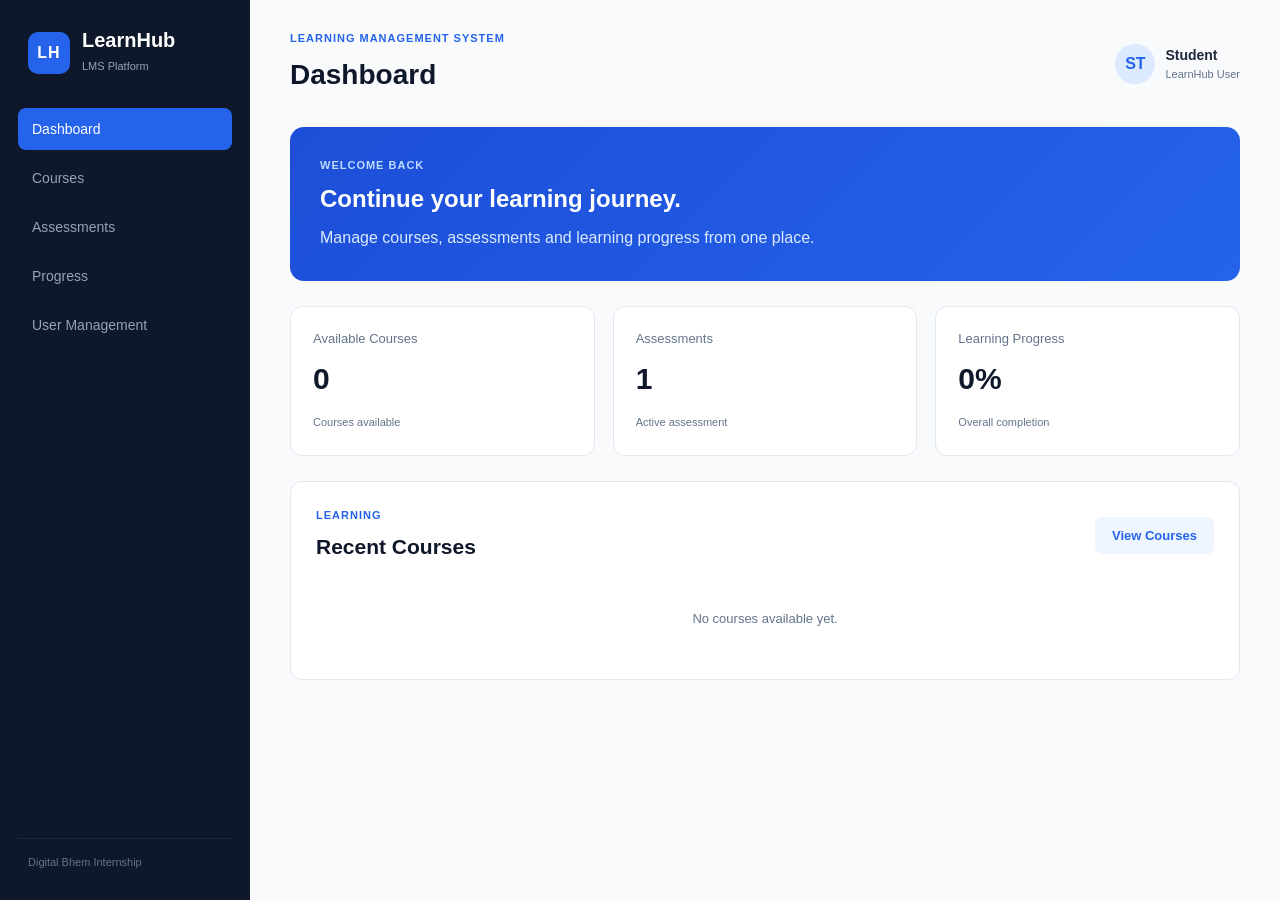
<file: Task 3 - LearnHub/index.html>
<!DOCTYPE html>
<html lang="en">
<head>
    <meta charset="UTF-8">
    <meta name="viewport" content="width=device-width, initial-scale=1.0">

    <title>LearnHub | Learning Management System</title>

    <link rel="stylesheet" href="style.css">
</head>

<body>

    <!-- Sidebar -->
    <aside class="sidebar">
        <div class="brand">
            <div class="brand-icon">LH</div>
            <div>
                <h2>LearnHub</h2>
                <span>LMS Platform</span>
            </div>
        </div>

        <nav>
            <button class="nav-item active" onclick="showSection('dashboard')">
                Dashboard
            </button>

            <button class="nav-item" onclick="showSection('courses')">
                Courses
            </button>

            <button class="nav-item" onclick="showSection('assessment')">
                Assessments
            </button>

            <button class="nav-item" onclick="showSection('progress')">
                Progress
            </button>

            <button class="nav-item" onclick="showSection('users')">
                User Management
            </button>
        </nav>

        <div class="sidebar-footer">
            <span>Digital Bhem Internship</span>
        </div>
    </aside>


    <!-- Main Content -->
    <main class="main-content">

        <!-- Top Bar -->
        <header class="topbar">
            <div>
                <p class="eyebrow">Learning Management System</p>
                <h1 id="pageTitle">Dashboard</h1>
            </div>

            <div class="profile">
                <div class="avatar">ST</div>
                <div>
                    <strong>Student</strong>
                    <span>LearnHub User</span>
                </div>
            </div>
        </header>


        <!-- Dashboard -->
        <section id="dashboard" class="page-section active-section">

            <div class="welcome">
                <div>
                    <p class="eyebrow">Welcome back</p>
                    <h2>Continue your learning journey.</h2>
                    <p>
                        Manage courses, assessments and learning progress
                        from one place.
                    </p>
                </div>
            </div>


            <!-- Statistics -->
            <div class="stats-grid">

                <div class="stat-card">
                    <span>Available Courses</span>
                    <strong id="courseCount">0</strong>
                    <small>Courses available</small>
                </div>

                <div class="stat-card">
                    <span>Assessments</span>
                    <strong>1</strong>
                    <small>Active assessment</small>
                </div>

                <div class="stat-card">
                    <span>Learning Progress</span>
                    <strong id="dashboardProgress">0%</strong>
                    <small>Overall completion</small>
                </div>

            </div>


            <!-- Recent Courses -->
            <div class="content-card">

                <div class="section-heading">
                    <div>
                        <p class="eyebrow">Learning</p>
                        <h2>Recent Courses</h2>
                    </div>

                    <button class="secondary-button"
                            onclick="showSection('courses')">
                        View Courses
                    </button>
                </div>

                <div id="dashboardCourses" class="course-list">
                    <p class="empty-state">
                        No courses available yet.
                    </p>
                </div>

            </div>

        </section>


        <!-- Courses -->
        <section id="courses" class="page-section">

            <div class="section-heading">
                <div>
                    <p class="eyebrow">Course Management</p>
                    <h2>Courses</h2>
                    <p>Create and manage learning courses.</p>
                </div>
            </div>


            <!-- Create Course -->
            <div class="content-card">

                <h3>Create a Course</h3>

                <div class="form-grid">

                    <div class="form-group">
                        <label for="courseName">Course Name</label>
                        <input
                            type="text"
                            id="courseName"
                            placeholder="e.g. Web Development"
                        >
                    </div>

                    <div class="form-group">
                        <label for="courseInstructor">Instructor</label>
                        <input
                            type="text"
                            id="courseInstructor"
                            placeholder="Instructor name"
                        >
                    </div>

                </div>

                <div class="form-group">
                    <label for="courseDescription">Description</label>
                    <textarea
                        id="courseDescription"
                        placeholder="Enter a short course description"
                    ></textarea>
                </div>

                <button class="primary-button" onclick="addCourse()">
                    Create Course
                </button>

            </div>


            <!-- Course List -->
            <div class="content-card">

                <div class="section-heading">
                    <div>
                        <p class="eyebrow">Course Library</p>
                        <h2>Available Courses</h2>
                    </div>
                </div>

                <div id="courseList" class="course-grid">

                    <p class="empty-state">
                        No courses available yet.
                    </p>

                </div>

            </div>

        </section>


        <!-- Assessment -->
        <section id="assessment" class="page-section">

            <div class="section-heading">
                <div>
                    <p class="eyebrow">Knowledge Check</p>
                    <h2>Assessment</h2>
                    <p>Test your knowledge and receive an instant score.</p>
                </div>
            </div>


            <div class="content-card quiz-card">

                <div class="quiz-header">
                    <span class="quiz-label">JavaScript Fundamentals</span>
                    <span id="quizStatus">Question 1 of 3</span>
                </div>


                <div class="question-block">

                    <h3 id="questionText">
                        What does HTML primarily define?
                    </h3>

                    <div id="quizOptions" class="quiz-options">

                        <button
                            class="quiz-option"
                            onclick="selectAnswer(0)">
                            The structure of a web page
                        </button>

                        <button
                            class="quiz-option"
                            onclick="selectAnswer(1)">
                            The database of a website
                        </button>

                        <button
                            class="quiz-option"
                            onclick="selectAnswer(2)">
                            The server hardware
                        </button>

                        <button
                            class="quiz-option"
                            onclick="selectAnswer(3)">
                            The internet connection
                        </button>

                    </div>

                </div>


                <div class="quiz-actions">

                    <button
                        class="primary-button"
                        onclick="nextQuestion()">
                        Next Question
                    </button>

                </div>

                <div id="quizResult" class="quiz-result"></div>

            </div>

        </section>


        <!-- Progress -->
        <section id="progress" class="page-section">

            <div class="section-heading">
                <div>
                    <p class="eyebrow">Performance</p>
                    <h2>Learning Progress</h2>
                    <p>Track your course completion and assessment results.</p>
                </div>
            </div>


            <div class="content-card">

                <div class="progress-header">
                    <div>
                        <h3>Overall Learning Progress</h3>
                        <p>Complete lessons to increase your progress.</p>
                    </div>

                    <strong id="progressValue">0%</strong>
                </div>

                <div class="progress-track">
                    <div
                        id="progressBar"
                        class="progress-fill"
                        style="width: 0%;">
                    </div>
                </div>

                <button
                    class="primary-button"
                    onclick="increaseProgress()">
                    Complete Lesson
                </button>

            </div>


            <div class="content-card">

                <div class="section-heading">
                    <div>
                        <p class="eyebrow">Assessment</p>
                        <h2>Latest Result</h2>
                    </div>
                </div>

                <div class="result-summary">

                    <div>
                        <span>Quiz Score</span>
                        <strong id="latestScore">Not attempted</strong>
                    </div>

                    <div>
                        <span>Status</span>
                        <strong id="resultStatus">Pending</strong>
                    </div>

                </div>

            </div>

        </section>


        <!-- User Management -->
        <section id="users" class="page-section">

            <div class="section-heading">
                <div>
                    <p class="eyebrow">Administration</p>
                    <h2>User Management</h2>
                    <p>Register users and assign their learning role.</p>
                </div>
            </div>


            <div class="content-card">

                <h3>Register User</h3>

                <div class="form-grid">

                    <div class="form-group">
                        <label for="userName">Full Name</label>
                        <input
                            type="text"
                            id="userName"
                            placeholder="Enter full name"
                        >
                    </div>

                    <div class="form-group">
                        <label for="userEmail">Email Address</label>
                        <input
                            type="email"
                            id="userEmail"
                            placeholder="name@example.com"
                        >
                    </div>

                </div>


                <div class="form-group">

                    <label for="userRole">Role</label>

                    <select id="userRole">

                        <option value="Student">
                            Student
                        </option>

                        <option value="Instructor">
                            Instructor
                        </option>

                        <option value="Admin">
                            Administrator
                        </option>

                    </select>

                </div>


                <button
                    class="primary-button"
                    onclick="registerUser()">
                    Register User
                </button>

                <p id="userMessage" class="form-message"></p>

            </div>


            <div class="content-card">

                <div class="section-heading">
                    <div>
                        <p class="eyebrow">Registered Users</p>
                        <h2>User Directory</h2>
                    </div>
                </div>

                <div id="userList" class="user-list">

                    <p class="empty-state">
                        No users registered yet.
                    </p>

                </div>

            </div>

        </section>

    </main>


    <script src="script.js"></script>

</body>
</html>
</file>
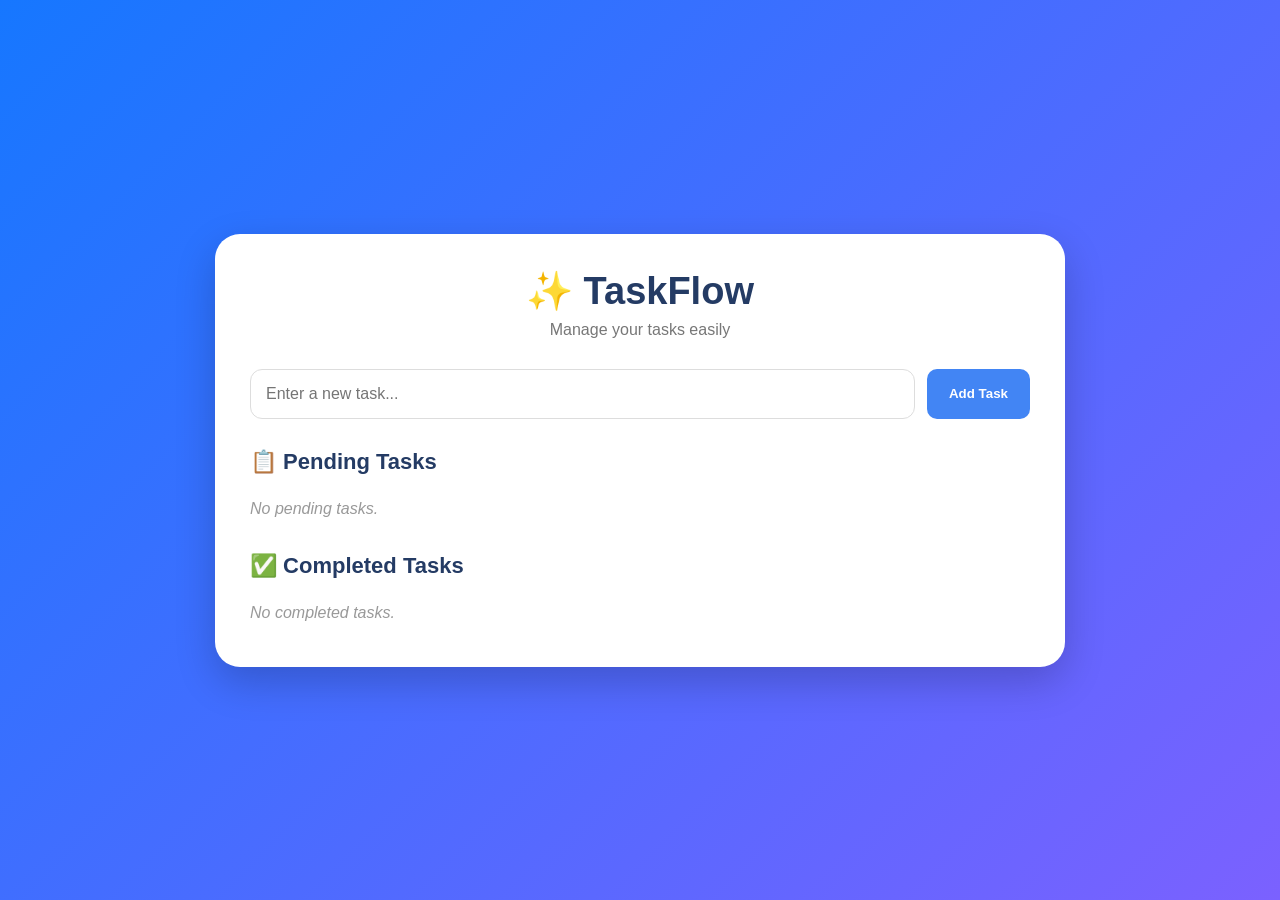
<file: Task 4 - TaskFlow/index.html>
<!DOCTYPE html>
<html lang="en">
<head>
    <meta charset="UTF-8">
    <meta name="viewport" content="width=device-width, initial-scale=1.0">
    <title>TaskFlow - To-Do App</title>
    <link rel="stylesheet" href="style.css">
</head>

<body>

    <div class="container">

        <h1>✨ TaskFlow</h1>
        <p class="subtitle">Manage your tasks easily</p>

        <div class="task-input">
            <input type="text" id="taskInput" placeholder="Enter a new task...">
            <button id="addTaskBtn">Add Task</button>
        </div>

        <section>
            <h2>📋 Pending Tasks</h2>
            <div id="pendingTasks"></div>
        </section>

        <section>
            <h2>✅ Completed Tasks</h2>
            <div id="completedTasks"></div>
        </section>

    </div>

    <script src="script.js"></script>

</body>
</html>
</file>
<file: Task 3 - LearnHub/style.css>
/* =========================================
   LearnHub - Professional LMS Design
   ========================================= */

* {
    margin: 0;
    padding: 0;
    box-sizing: border-box;
}

:root {
    --primary: #2563eb;
    --primary-dark: #1d4ed8;
    --navy: #0f172a;
    --text: #1e293b;
    --muted: #64748b;
    --border: #e2e8f0;
    --background: #f8fafc;
    --white: #ffffff;
    --success: #16a34a;
    --danger: #dc2626;
}

body {
    font-family: "Segoe UI", Arial, sans-serif;
    background: var(--background);
    color: var(--text);
    line-height: 1.6;
}


/* =========================================
   SIDEBAR
   ========================================= */

.sidebar {
    position: fixed;
    left: 0;
    top: 0;
    width: 250px;
    height: 100vh;
    background: var(--navy);
    color: white;
    padding: 28px 18px;
    display: flex;
    flex-direction: column;
    z-index: 10;
}

.brand {
    display: flex;
    align-items: center;
    gap: 12px;
    padding: 0 10px 30px;
}

.brand-icon {
    width: 42px;
    height: 42px;
    background: var(--primary);
    border-radius: 10px;
    display: flex;
    align-items: center;
    justify-content: center;
    font-weight: 700;
    letter-spacing: 1px;
}

.brand h2 {
    font-size: 20px;
    line-height: 1.2;
}

.brand span {
    font-size: 11px;
    color: #94a3b8;
}

.sidebar nav {
    display: flex;
    flex-direction: column;
    gap: 7px;
}

.nav-item {
    border: none;
    background: transparent;
    color: #94a3b8;
    text-align: left;
    padding: 13px 14px;
    border-radius: 8px;
    cursor: pointer;
    font-size: 14px;
    transition: 0.2s ease;
}

.nav-item:hover {
    background: #1e293b;
    color: white;
}

.nav-item.active {
    background: var(--primary);
    color: white;
}

.sidebar-footer {
    margin-top: auto;
    padding: 15px 10px 0;
    border-top: 1px solid #1e293b;
    color: #64748b;
    font-size: 11px;
}


/* =========================================
   MAIN CONTENT
   ========================================= */

.main-content {
    margin-left: 250px;
    padding: 30px 40px;
    min-height: 100vh;
}

.topbar {
    display: flex;
    align-items: center;
    justify-content: space-between;
    margin-bottom: 30px;
}

.eyebrow {
    color: var(--primary);
    text-transform: uppercase;
    font-size: 11px;
    font-weight: 700;
    letter-spacing: 1px;
    margin-bottom: 5px;
}

.topbar h1 {
    font-size: 28px;
    color: var(--navy);
}

.profile {
    display: flex;
    align-items: center;
    gap: 10px;
}

.profile strong {
    display: block;
    font-size: 14px;
}

.profile span {
    display: block;
    font-size: 11px;
    color: var(--muted);
}

.avatar {
    width: 40px;
    height: 40px;
    background: #dbeafe;
    color: var(--primary);
    border-radius: 50%;
    display: flex;
    align-items: center;
    justify-content: center;
    font-weight: 700;
}


/* =========================================
   SECTIONS
   ========================================= */

.page-section {
    display: none;
}

.active-section {
    display: block;
}

.welcome {
    background: linear-gradient(
        135deg,
        #1d4ed8,
        #2563eb
    );
    color: white;
    padding: 30px;
    border-radius: 14px;
    margin-bottom: 25px;
}

.welcome .eyebrow {
    color: #bfdbfe;
}

.welcome h2 {
    font-size: 24px;
    margin-bottom: 7px;
}

.welcome p {
    color: #dbeafe;
}


/* =========================================
   STATISTICS
   ========================================= */

.stats-grid {
    display: grid;
    grid-template-columns: repeat(3, 1fr);
    gap: 18px;
    margin-bottom: 25px;
}

.stat-card {
    background: var(--white);
    border: 1px solid var(--border);
    border-radius: 12px;
    padding: 22px;
}

.stat-card span {
    display: block;
    color: var(--muted);
    font-size: 13px;
}

.stat-card strong {
    display: block;
    font-size: 30px;
    color: var(--navy);
    margin: 5px 0;
}

.stat-card small {
    color: var(--muted);
    font-size: 11px;
}


/* =========================================
   CARDS
   ========================================= */

.content-card {
    background: var(--white);
    border: 1px solid var(--border);
    border-radius: 12px;
    padding: 25px;
    margin-bottom: 22px;
}

.section-heading {
    display: flex;
    justify-content: space-between;
    align-items: center;
    margin-bottom: 20px;
}

.section-heading h2 {
    color: var(--navy);
    font-size: 21px;
}

.section-heading p:not(.eyebrow) {
    color: var(--muted);
    font-size: 13px;
}


/* =========================================
   BUTTONS
   ========================================= */

.primary-button,
.secondary-button {
    border: none;
    border-radius: 7px;
    padding: 11px 17px;
    font-size: 13px;
    font-weight: 600;
    cursor: pointer;
    transition: 0.2s ease;
}

.primary-button {
    background: var(--primary);
    color: white;
}

.primary-button:hover {
    background: var(--primary-dark);
}

.secondary-button {
    background: #eff6ff;
    color: var(--primary);
}

.secondary-button:hover {
    background: #dbeafe;
}


/* =========================================
   COURSES
   ========================================= */

.course-grid {
    display: grid;
    grid-template-columns: repeat(2, 1fr);
    gap: 18px;
}

.course-card {
    border: 1px solid var(--border);
    border-radius: 10px;
    padding: 20px;
    display: flex;
    gap: 15px;
    transition: 0.2s ease;
}

.course-card:hover {
    border-color: #bfdbfe;
    transform: translateY(-2px);
}

.course-icon {
    min-width: 44px;
    height: 44px;
    border-radius: 9px;
    background: #eff6ff;
    color: var(--primary);
    display: flex;
    align-items: center;
    justify-content: center;
    font-weight: 700;
}

.course-content h3 {
    font-size: 16px;
    margin-bottom: 5px;
}

.course-content p {
    color: var(--muted);
    font-size: 13px;
    margin-bottom: 8px;
}

.course-instructor {
    font-size: 11px;
    color: var(--primary);
    font-weight: 600;
}

.dashboard-course {
    border-bottom: 1px solid var(--border);
    padding: 14px 0;
    display: flex;
    align-items: center;
    justify-content: space-between;
}

.dashboard-course:last-child {
    border-bottom: none;
}

.dashboard-course strong {
    display: block;
    font-size: 14px;
}

.dashboard-course span {
    color: var(--muted);
    font-size: 12px;
}

.course-status {
    background: #f0fdf4;
    color: var(--success) !important;
    padding: 5px 9px;
    border-radius: 20px;
    font-size: 10px !important;
    font-weight: 600;
}


/* =========================================
   FORMS
   ========================================= */

.form-grid {
    display: grid;
    grid-template-columns: 1fr 1fr;
    gap: 18px;
}

.form-group {
    margin-bottom: 18px;
}

.form-group label {
    display: block;
    font-size: 12px;
    font-weight: 600;
    margin-bottom: 7px;
    color: var(--text);
}

.form-group input,
.form-group textarea,
.form-group select {
    width: 100%;
    border: 1px solid var(--border);
    border-radius: 7px;
    padding: 11px 12px;
    font-family: inherit;
    font-size: 13px;
    outline: none;
    background: white;
}

.form-group input:focus,
.form-group textarea:focus,
.form-group select:focus {
    border-color: var(--primary);
    box-shadow: 0 0 0 3px #dbeafe;
}

.form-group textarea {
    min-height: 100px;
    resize: vertical;
}

.form-message {
    margin-top: 12px;
    font-size: 12px;
}

.form-message.success {
    color: var(--success);
}

.form-message.error {
    color: var(--danger);
}


/* =========================================
   QUIZ
   ========================================= */

.quiz-card {
    max-width: 800px;
}

.quiz-header {
    display: flex;
    justify-content: space-between;
    margin-bottom: 25px;
    padding-bottom: 15px;
    border-bottom: 1px solid var(--border);
}

.quiz-label {
    color: var(--primary);
    font-weight: 700;
    font-size: 13px;
}

.quiz-header span:last-child {
    color: var(--muted);
    font-size: 12px;
}

.question-block h3 {
    font-size: 19px;
    margin-bottom: 20px;
}

.quiz-options {
    display: grid;
    gap: 10px;
}

.quiz-option {
    border: 1px solid var(--border);
    background: white;
    padding: 14px;
    border-radius: 8px;
    text-align: left;
    cursor: pointer;
    font-size: 13px;
    transition: 0.2s ease;
}

.quiz-option:hover {
    border-color: var(--primary);
    background: #f8fbff;
}

.quiz-option.selected {
    border-color: var(--primary);
    background: #eff6ff;
    color: var(--primary);
    font-weight: 600;
}

.quiz-actions {
    margin-top: 22px;
}

.quiz-result {
    margin-top: 20px;
    padding: 15px;
    border-radius: 8px;
    background: #f8fafc;
}

.quiz-result strong,
.quiz-result span {
    display: block;
}

.quiz-result span {
    color: var(--muted);
    font-size: 13px;
    margin-top: 3px;
}


/* =========================================
   PROGRESS
   ========================================= */

.progress-header {
    display: flex;
    justify-content: space-between;
    align-items: center;
    margin-bottom: 18px;
}

.progress-header h3 {
    font-size: 16px;
}

.progress-header p {
    color: var(--muted);
    font-size: 12px;
}

.progress-header strong {
    color: var(--primary);
    font-size: 25px;
}

.progress-track {
    width: 100%;
    height: 10px;
    background: #e2e8f0;
    border-radius: 20px;
    overflow: hidden;
    margin-bottom: 22px;
}

.progress-fill {
    height: 100%;
    background: var(--primary);
    border-radius: 20px;
    transition: width 0.4s ease;
}

.result-summary {
    display: flex;
    gap: 60px;
}

.result-summary span,
.result-summary strong {
    display: block;
}

.result-summary span {
    color: var(--muted);
    font-size: 12px;
}

.result-summary strong {
    margin-top: 4px;
}


/* =========================================
   USER MANAGEMENT
   ========================================= */

.user-list {
    display: flex;
    flex-direction: column;
}

.user-row {
    display: flex;
    align-items: center;
    gap: 13px;
    padding: 14px 0;
    border-bottom: 1px solid var(--border);
}

.user-row:last-child {
    border-bottom: none;
}

.user-avatar {
    width: 38px;
    height: 38px;
    border-radius: 50%;
    background: #eff6ff;
    color: var(--primary);
    display: flex;
    align-items: center;
    justify-content: center;
    font-weight: 700;
}

.user-details {
    flex: 1;
}

.user-details strong,
.user-details span {
    display: block;
}

.user-details strong {
    font-size: 13px;
}

.user-details span {
    font-size: 11px;
    color: var(--muted);
}

.role-badge {
    background: #f1f5f9;
    color: var(--text);
    padding: 5px 9px;
    border-radius: 20px;
    font-size: 10px;
    font-weight: 600;
}


/* =========================================
   EMPTY STATE
   ========================================= */

.empty-state {
    text-align: center;
    color: var(--muted);
    font-size: 13px;
    padding: 25px;
}


/* =========================================
   RESPONSIVE DESIGN
   ========================================= */

@media (max-width: 900px) {

    .sidebar {
        width: 210px;
    }

    .main-content {
        margin-left: 210px;
        padding: 25px;
    }

    .stats-grid {
        grid-template-columns: 1fr;
    }

    .course-grid {
        grid-template-columns: 1fr;
    }
}


@media (max-width: 700px) {

    .sidebar {
        position: relative;
        width: 100%;
        height: auto;
    }

    .sidebar nav {
        flex-direction: row;
        flex-wrap: wrap;
    }

    .sidebar-footer {
        display: none;
    }

    .main-content {
        margin-left: 0;
        padding: 20px;
    }

    .topbar {
        align-items: flex-start;
        gap: 15px;
    }

    .form-grid {
        grid-template-columns: 1fr;
    }

    .result-summary {
        gap: 30px;
    }
}
</file>
<file: Task 4 - TaskFlow/style.css>
* {
    box-sizing: border-box;
    margin: 0;
    padding: 0;
    font-family: Arial, sans-serif;
}

body {
    min-height: 100vh;
    background: linear-gradient(135deg, #1677ff, #7b61ff);
    display: flex;
    justify-content: center;
    align-items: center;
    padding: 30px;
}

.container {
    width: 100%;
    max-width: 850px;
    background: white;
    padding: 35px;
    border-radius: 25px;
    box-shadow: 0 15px 40px rgba(0, 0, 0, 0.2);
}

h1 {
    text-align: center;
    color: #243b64;
    font-size: 38px;
    margin-bottom: 8px;
}

.subtitle {
    text-align: center;
    color: #777;
    margin-bottom: 30px;
}

.task-input {
    display: flex;
    gap: 12px;
    margin-bottom: 30px;
}

#taskInput {
    flex: 1;
    padding: 15px;
    border: 1px solid #ddd;
    border-radius: 12px;
    font-size: 16px;
    outline: none;
}

#taskInput:focus {
    border-color: #4285f4;
}

button {
    border: none;
    border-radius: 10px;
    padding: 11px 16px;
    cursor: pointer;
    font-weight: bold;
}

#addTaskBtn {
    background: #4285f4;
    color: white;
    padding: 15px 22px;
}

#addTaskBtn:hover {
    background: #286bd6;
}

section {
    margin-top: 25px;
}

h2 {
    color: #243b64;
    font-size: 22px;
    margin-bottom: 15px;
}

.task {
    background: #f7f9fc;
    border: 1px solid #e4e8ef;
    border-radius: 14px;
    padding: 18px;
    margin-bottom: 12px;
}

.task.completed {
    background: #f0faf6;
}

.task-name {
    font-size: 18px;
    font-weight: bold;
    color: #26364d;
    margin-bottom: 8px;
}

.task.completed .task-name {
    text-decoration: line-through;
    color: #888;
}

.task-time {
    font-size: 13px;
    color: #777;
    margin-bottom: 12px;
    line-height: 1.6;
}

.task-buttons {
    display: flex;
    gap: 8px;
    flex-wrap: wrap;
}

.complete-btn {
    background: #4caf50;
    color: white;
}

.edit-btn {
    background: #ff9800;
    color: white;
}

.delete-btn {
    background: #f44336;
    color: white;
}

.undo-btn {
    background: #607d8b;
    color: white;
}

button:hover {
    opacity: 0.85;
}

.empty {
    color: #999;
    font-style: italic;
    padding: 10px 0;
}

@media (max-width: 600px) {
    .container {
        padding: 25px;
    }

    .task-input {
        flex-direction: column;
    }

    #addTaskBtn {
        width: 100%;
    }
}
</file>
